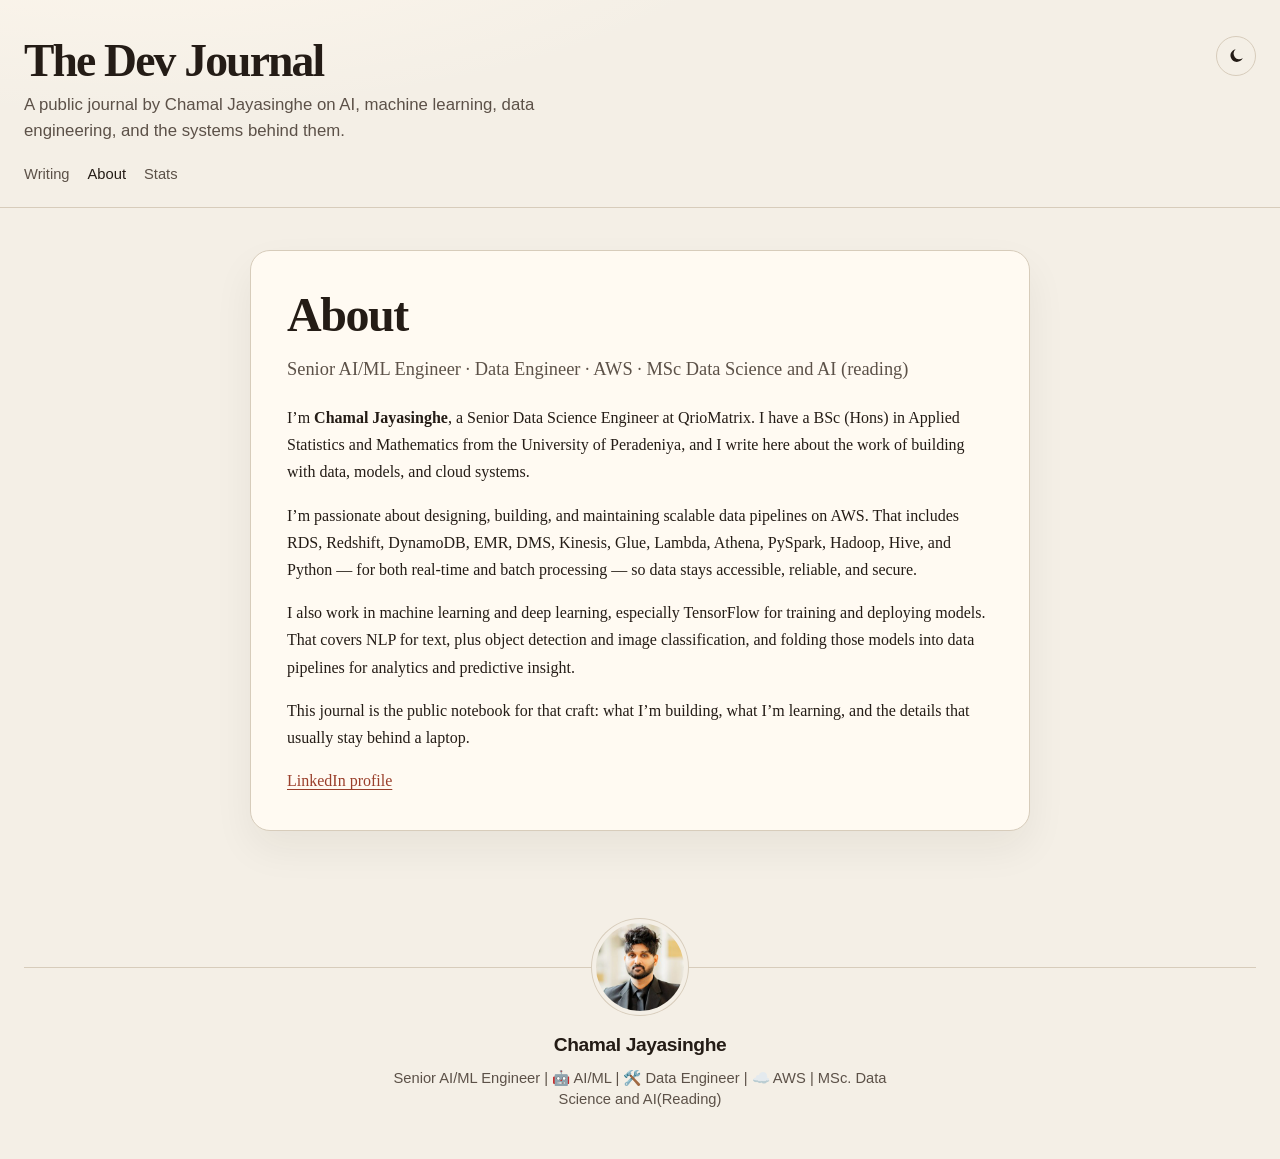
<file: about.html>
<!DOCTYPE html>
<html lang="en">
  <head>
    <meta charset="UTF-8" />
    <meta name="viewport" content="width=device-width, initial-scale=1" />
    <meta name="color-scheme" content="light dark" />
    <script>
      (function () {
        try {
          var theme = localStorage.getItem("tdj-theme");
          if (theme !== "light" && theme !== "dark") {
            theme = matchMedia("(prefers-color-scheme: dark)").matches ? "dark" : "light";
          }
          document.documentElement.setAttribute("data-theme", theme);
        } catch (e) {}
      })();
    </script>
    <title>About</title>
    <link rel="icon" href="./favicon.svg" type="image/svg+xml" />
    <link rel="stylesheet" href="./css/styles.css" />
  </head>
  <body>
    <header class="site-header">
      <div class="wrap">
        <a class="brand" href="./index.html">
          <strong data-blog-title>The Dev Journal</strong>
          <span data-blog-tagline></span>
        </a>
        <nav class="nav" aria-label="Site">
          <a href="./index.html" data-nav="home">Writing</a>
          <a href="./about.html" data-nav="about">About</a>
          <a href="./stats.html" data-nav="stats">Stats</a>
        </nav>
      </div>
    </header>

    <main>
      <div class="wrap">
        <section class="page-card">
          <h1 class="page-title">About</h1>
          <p class="lede">
            Senior AI/ML Engineer · Data Engineer · AWS · MSc Data Science and AI
            (reading)
          </p>
          <p>
            I’m <strong data-blog-author>Chamal Jayasinghe</strong>, a Senior Data
            Science Engineer at QrioMatrix. I have a BSc (Hons) in Applied
            Statistics and Mathematics from the University of Peradeniya, and I
            write here about the work of building with data, models, and cloud
            systems.
          </p>
          <p>
            I’m passionate about designing, building, and maintaining scalable
            data pipelines on AWS. That includes RDS, Redshift, DynamoDB, EMR,
            DMS, Kinesis, Glue, Lambda, Athena, PySpark, Hadoop, Hive, and
            Python — for both real-time and batch processing — so data stays
            accessible, reliable, and secure.
          </p>
          <p>
            I also work in machine learning and deep learning, especially
            TensorFlow for training and deploying models. That covers NLP for
            text, plus object detection and image classification, and folding
            those models into data pipelines for analytics and predictive
            insight.
          </p>
          <p>
            This journal is the public notebook for that craft: what I’m
            building, what I’m learning, and the details that usually stay
            behind a laptop.
          </p>
          <p>
            <a href="https://www.linkedin.com/in/chamal-jayasinghe-9984001b2" rel="me">
              LinkedIn profile
            </a>
          </p>
        </section>
      </div>
    </main>

    <footer class="site-footer">
      <div class="wrap" data-blog-footer></div>
    </footer>

    <script src="./config.js"></script>
    <script src="./js/blog.js"></script>
    <script>
      Blog.applySiteChrome("about");
    </script>
  </body>
</html>
</file>
<file: css/styles.css>
:root {
  color-scheme: light;
  --paper: #f4efe6;
  --paper-deep: #ece4d6;
  --ink: #241c16;
  --ink-soft: #5c5148;
  --line: #d7ccbb;
  --line-hover: #c9b79d;
  --accent: #9a3f2b;
  --accent-deep: #7a2f21;
  --card: #fffaf2;
  --glow: #fff8ee;
  --input: #fffdf8;
  --error-bg: #fff4f0;
  --error-line: #e7c4ba;
  --code: #241c16;
  --code-ink: #f6efe4;
  --body-copy: #2b231d;
  --on-ink: #fff8ee;
  --shadow: 0 18px 40px rgba(36, 28, 22, 0.06);
  --serif: "Iowan Old Style", "Palatino Linotype", Palatino, "Times New Roman", serif;
  --sans: "Segoe UI", "Helvetica Neue", Arial, sans-serif;
}

html[data-theme="dark"] {
  color-scheme: dark;
  --paper: #161210;
  --paper-deep: #221c18;
  --ink: #f3ebe1;
  --ink-soft: #b7ab9e;
  --line: #3d342c;
  --line-hover: #6a5a4c;
  --accent: #d4785e;
  --accent-deep: #e8a090;
  --card: #1c1814;
  --glow: #2a221c;
  --input: #241e19;
  --error-bg: #2a1c18;
  --error-line: #6e3f34;
  --code: #0f0c0a;
  --code-ink: #f6efe4;
  --body-copy: #e8dfd4;
  --on-ink: #161210;
  --shadow: 0 18px 40px rgba(0, 0, 0, 0.28);
}

* {
  box-sizing: border-box;
}

html {
  scroll-behavior: smooth;
}

body {
  margin: 0;
  min-height: 100vh;
  color: var(--ink);
  background:
    radial-gradient(1200px 420px at 10% -10%, var(--glow) 0%, transparent 55%),
    var(--paper);
  font-family: var(--serif);
  line-height: 1.7;
}

a {
  color: var(--accent);
  text-decoration-thickness: 1px;
  text-underline-offset: 0.18em;
}

a:hover {
  color: var(--accent-deep);
}

.wrap {
  width: min(780px, calc(100% - 40px));
  margin: 0 auto;
}

.site-header .wrap,
.site-footer .wrap {
  width: min(1320px, calc(100% - 48px));
}

.home-shell {
  width: min(1320px, calc(100% - 48px));
  margin: 0 auto;
  display: grid;
  grid-template-columns: 220px minmax(0, 1fr);
  gap: 28px 32px;
  align-items: start;
}

.site-header {
  padding: 36px 0 20px;
  border-bottom: 1px solid var(--line);
}

.header-top {
  display: flex;
  align-items: flex-start;
  justify-content: space-between;
  gap: 16px;
}

.brand {
  display: flex;
  flex-direction: column;
  gap: 6px;
  color: inherit;
  text-decoration: none;
}

.brand strong {
  font-size: clamp(2.15rem, 6vw, 2.85rem);
  line-height: 1.1;
  letter-spacing: -0.04em;
}

.brand span {
  max-width: 36em;
  color: var(--ink-soft);
  font-family: var(--sans);
  font-size: 1.05rem;
  line-height: 1.55;
}

.nav {
  display: flex;
  gap: 18px;
  margin-top: 18px;
  font-family: var(--sans);
  font-size: 0.92rem;
}

.nav a {
  color: var(--ink-soft);
  text-decoration: none;
}

.nav a:hover,
.nav a[aria-current="page"] {
  color: var(--ink);
}

main {
  padding: 42px 0 72px;
}

.page-title,
.post-title {
  margin: 0 0 12px;
  font-size: clamp(2rem, 5vw, 3rem);
  line-height: 1.15;
  letter-spacing: -0.03em;
}

.lede,
.muted {
  color: var(--ink-soft);
}

.lede {
  margin: 0 0 24px;
  font-size: 1.15rem;
}

.page-card p {
  margin: 0 0 1em;
}

.page-card p:last-child {
  margin-bottom: 0;
}

.post-grid {
  display: grid;
  grid-template-columns: repeat(4, minmax(0, 1fr));
  gap: 16px;
  padding: 0;
  margin: 0;
  list-style: none;
  align-items: stretch;
}

.post-grid > li {
  display: flex;
  min-width: 0;
}

.empty-filter {
  grid-column: 1 / -1;
  padding: 24px 4px;
}

.topic-filter {
  position: sticky;
  top: 20px;
}

.filter-heading {
  margin: 0 0 12px;
  font-family: var(--sans);
  font-size: 0.78rem;
  letter-spacing: 0.08em;
  text-transform: uppercase;
  color: var(--ink-soft);
}

.filter-list {
  display: flex;
  flex-direction: column;
  gap: 8px;
}

.filter-btn {
  width: 100%;
  text-align: left;
  border-radius: 12px;
  padding: 10px 12px;
  background: transparent;
  color: var(--ink);
  border: 1px solid var(--line);
  font-size: 0.88rem;
}

.filter-btn:hover {
  border-color: var(--line-hover);
}

.filter-btn[aria-pressed="true"] {
  background: var(--ink);
  color: var(--on-ink);
  border-color: var(--ink);
}

.post-list {
  display: grid;
  gap: 18px;
  padding: 0;
  margin: 0;
  list-style: none;
}

.post-card {
  display: flex;
  flex-direction: column;
  width: 100%;
  height: 100%;
  padding: 0;
  overflow: hidden;
  background: var(--card);
  border: 1px solid var(--line);
  border-radius: 16px;
  box-shadow: var(--shadow);
  color: inherit;
  text-decoration: none;
}

.post-card:hover {
  border-color: var(--line-hover);
}

.post-card-cover-wrap {
  flex-shrink: 0;
  width: 100%;
  aspect-ratio: 16 / 10;
  overflow: hidden;
  background: var(--paper-deep);
}

.post-card-cover,
.post-hero-cover {
  display: block;
  width: 100%;
  height: 100%;
  object-fit: cover;
  object-position: center;
  background: var(--paper-deep);
}

.post-hero-cover {
  height: auto;
  aspect-ratio: 2.4 / 1;
  max-height: 200px;
}

.post-card-body {
  flex: 1;
  display: flex;
  flex-direction: column;
  padding: 14px 16px 16px;
  min-height: 0;
}

.post-card h2 {
  margin: 0 0 6px;
  font-size: 1.08rem;
  line-height: 1.3;
  min-height: calc(1.3em * 2);
  display: -webkit-box;
  -webkit-line-clamp: 2;
  -webkit-box-orient: vertical;
  overflow: hidden;
}

.post-meta,
.post-card p {
  margin: 0;
  font-family: var(--sans);
  font-size: 0.94rem;
  color: var(--ink-soft);
}

.post-card p {
  margin-top: 8px;
}

.post-card-summary {
  display: -webkit-box;
  -webkit-line-clamp: 3;
  -webkit-box-orient: vertical;
  overflow: hidden;
  min-height: calc(1.45em * 3);
  flex: 1;
}

.tag-row {
  display: flex;
  flex-wrap: wrap;
  gap: 6px;
  margin-top: 10px;
}

.post-card .tag-row {
  min-height: 48px;
  max-height: 48px;
  overflow: hidden;
}

.tag {
  display: inline-block;
  padding: 2px 8px;
  border-radius: 999px;
  background: var(--paper-deep);
  color: var(--ink-soft);
  font-family: var(--sans);
  font-size: 0.72rem;
}

.topic-picks {
  margin: 18px 0 0;
  padding: 0;
  border: 0;
}

.topic-picks legend {
  font-family: var(--sans);
  font-size: 0.88rem;
  color: var(--ink-soft);
}

.topic-picks-list {
  display: flex;
  flex-wrap: wrap;
  gap: 8px 14px;
  margin-top: 10px;
}

.topic-pick {
  display: inline-flex;
  align-items: center;
  gap: 6px;
  margin: 0;
  font-family: var(--sans);
  font-size: 0.9rem;
  color: var(--ink);
}

.topic-pick input {
  width: auto;
}

.post-engagement {
  margin-top: auto !important;
  padding-top: 12px;
  font-size: 0.82rem !important;
}

.reaction-bar {
  margin-top: 36px;
  padding-top: 24px;
  border-top: 1px solid var(--line);
}

.reaction-prompt {
  margin: 0 0 12px;
  font-family: var(--sans);
  font-size: 0.92rem;
  color: var(--ink-soft);
}

.reaction-actions {
  display: flex;
  flex-wrap: wrap;
  gap: 10px;
}

.reaction-btn {
  display: inline-flex;
  align-items: center;
  gap: 8px;
  background: transparent;
  color: var(--ink);
  border: 1px solid var(--line);
}

.reaction-btn:hover {
  border-color: var(--line-hover);
}

.reaction-btn[aria-pressed="true"] {
  background: var(--ink);
  color: var(--on-ink);
  border-color: var(--ink);
}

.reaction-btn[data-reaction="dislike"][aria-pressed="true"] {
  background: var(--paper-deep);
  color: var(--ink);
  border-color: var(--ink);
}

.reaction-btn:disabled {
  opacity: 0.65;
  cursor: wait;
}

.reaction-count {
  min-width: 1.2em;
  font-variant-numeric: tabular-nums;
}

.reaction-status {
  min-height: 1.4em;
}

.stat-grid {
  display: grid;
  grid-template-columns: repeat(auto-fit, minmax(140px, 1fr));
  gap: 12px;
  margin: 0 0 28px;
}

.stat-card {
  padding: 16px 18px;
  background: var(--paper-deep);
  border-radius: 14px;
}

.stat-card span {
  display: block;
  font-family: var(--sans);
  font-size: 0.82rem;
  color: var(--ink-soft);
}

.stat-card strong {
  display: block;
  margin-top: 6px;
  font-size: 1.8rem;
  line-height: 1.1;
  letter-spacing: -0.03em;
}

.stats-list {
  display: flex;
  flex-direction: column;
  gap: 10px;
}

.stats-row {
  display: flex;
  align-items: center;
  justify-content: space-between;
  gap: 16px;
  padding: 14px 16px;
  background: var(--paper-deep);
  border: 1px solid transparent;
  border-radius: 14px;
  color: inherit;
  text-decoration: none;
}

.stats-row:hover {
  border-color: var(--line-hover);
}

.stats-row-copy {
  min-width: 0;
}

.stats-row-copy strong {
  display: block;
  font-size: 1.02rem;
  line-height: 1.3;
  letter-spacing: -0.02em;
}

.stats-topics {
  display: block;
  margin-top: 4px;
  font-family: var(--sans);
  font-size: 0.78rem;
  color: var(--ink-soft);
}

.stats-row-metrics {
  display: flex;
  flex-shrink: 0;
  gap: 14px;
  font-family: var(--sans);
  font-size: 0.82rem;
  color: var(--ink-soft);
  font-variant-numeric: tabular-nums;
}

.stats-row-metrics span {
  display: flex;
  flex-direction: column;
  align-items: flex-end;
  min-width: 3.4em;
}

.stats-row-metrics b {
  color: var(--ink);
  font-size: 1.15rem;
  font-weight: 650;
  line-height: 1.1;
  letter-spacing: -0.03em;
}

.stats-note {
  margin: 18px 0 0;
}

article.post {
  background: var(--card);
  border: 1px solid var(--line);
  border-radius: 20px;
  padding: 0;
  overflow: hidden;
  box-shadow: var(--shadow);
}

.post-inner {
  padding: clamp(24px, 5vw, 40px);
}

.post-body {
  font-size: 1.12rem;
}

.post-body h2,
.post-body h3 {
  margin-top: 1.8em;
  line-height: 1.25;
}

.post-body p,
.post-body li {
  color: var(--body-copy);
}

.post-body pre,
.post-body code {
  font-family: Consolas, "Courier New", monospace;
}

.post-body pre {
  position: relative;
  overflow: auto;
  margin: 1.4em 0;
  padding: 38px 16px 16px;
  background: var(--code);
  color: var(--code-ink);
  border-radius: 12px;
  tab-size: 2;
}

.post-body :not(pre) > code {
  padding: 0.1em 0.35em;
  background: var(--paper-deep);
  border-radius: 6px;
  font-size: 0.92em;
}

.post-body pre code,
.post-body pre code.hljs {
  display: block;
  padding: 0;
  background: transparent;
  color: #f6efe4;
  font-size: 0.88rem;
  line-height: 1.55;
  overflow-x: auto;
  white-space: pre;
}

.post-body pre code .hljs-comment,
.post-body pre code .hljs-quote {
  color: #9b8f82;
  font-style: italic;
}

.post-body pre code .hljs-keyword,
.post-body pre code .hljs-selector-tag,
.post-body pre code .hljs-built_in,
.post-body pre code .hljs-type {
  color: #f0a39a;
}

.post-body pre code .hljs-string,
.post-body pre code .hljs-attr,
.post-body pre code .hljs-symbol {
  color: #b7d99e;
}

.post-body pre code .hljs-number,
.post-body pre code .hljs-literal,
.post-body pre code .hljs-bullet {
  color: #e6c07b;
}

.post-body pre code .hljs-title,
.post-body pre code .hljs-title.function_,
.post-body pre code .hljs-title.class_ {
  color: #8ec5f0;
}

.post-body pre code .hljs-params,
.post-body pre code .hljs-variable,
.post-body pre code .hljs-template-variable {
  color: #f3ebe1;
}

.post-body pre code .hljs-meta,
.post-body pre code .hljs-doctag {
  color: #c9b79d;
}

.post-body table {
  width: 100%;
  margin: 1.2em 0;
  border-collapse: collapse;
  font-family: var(--sans);
  font-size: 0.92rem;
}

.post-body th,
.post-body td {
  padding: 8px 10px;
  border: 1px solid var(--line);
  text-align: left;
}

.post-body th {
  background: var(--paper-deep);
}

.code-lang {
  position: absolute;
  top: 10px;
  right: 12px;
  font-family: var(--sans);
  font-size: 0.7rem;
  letter-spacing: 0.06em;
  text-transform: uppercase;
  color: #cbbba8;
}

.page-card,
.write-card {
  background: var(--card);
  border: 1px solid var(--line);
  border-radius: 20px;
  padding: clamp(24px, 5vw, 36px);
  box-shadow: var(--shadow);
}

label {
  display: block;
  margin: 18px 0 8px;
  font-family: var(--sans);
  font-size: 0.88rem;
  color: var(--ink-soft);
}

input,
textarea {
  width: 100%;
  padding: 12px 14px;
  border: 1px solid var(--line);
  border-radius: 12px;
  background: var(--input);
  color: var(--ink);
  font: inherit;
}

textarea {
  min-height: 260px;
  resize: vertical;
}

.actions {
  display: flex;
  flex-wrap: wrap;
  gap: 12px;
  margin-top: 20px;
}

button,
.button {
  appearance: none;
  border: 0;
  border-radius: 999px;
  padding: 11px 18px;
  background: var(--ink);
  color: var(--on-ink);
  font-family: var(--sans);
  font-size: 0.92rem;
  cursor: pointer;
}

button.secondary,
.button.secondary {
  background: transparent;
  color: var(--ink);
  border: 1px solid var(--line);
}

.theme-toggle {
  width: 40px;
  height: 40px;
  padding: 0;
  display: inline-flex;
  align-items: center;
  justify-content: center;
  background: transparent;
  color: var(--ink);
  border: 1px solid var(--line);
  flex-shrink: 0;
}

.theme-toggle:hover {
  border-color: var(--line-hover);
}

.theme-toggle .icon-sun {
  display: none;
}

html[data-theme="dark"] .theme-toggle .icon-sun {
  display: block;
}

html[data-theme="dark"] .theme-toggle .icon-moon {
  display: none;
}

.preview {
  margin-top: 28px;
  padding-top: 12px;
  border-top: 1px solid var(--line);
}

.status {
  margin-top: 16px;
  font-family: var(--sans);
  color: var(--ink-soft);
}

.error {
  padding: 24px;
  background: var(--error-bg);
  border: 1px solid var(--error-line);
  border-radius: 14px;
}

[hidden] {
  display: none !important;
}

.setup-list {
  margin: 12px 0 0;
  padding-left: 1.2em;
  font-family: var(--sans);
}

.cloud-posts {
  margin: 20px 0 8px;
  padding: 14px 16px;
  background: var(--paper-deep);
  border-radius: 12px;
}

.cloud-posts:empty {
  display: none;
}

.cloud-posts ul {
  margin: 8px 0 0;
  padding-left: 1.2em;
}

.site-footer {
  padding: 8px 0 48px;
  color: var(--ink-soft);
  font-family: var(--sans);
  font-size: 0.88rem;
  border-top: 0;
}

.author-footer {
  position: relative;
  display: flex;
  flex-direction: column;
  align-items: center;
  text-align: center;
  padding: 8px 16px 0;
}

.author-footer-rule {
  position: absolute;
  top: 56px;
  left: 0;
  right: 0;
  height: 1px;
  background: var(--line);
}

.author-footer-photo-link {
  position: relative;
  z-index: 1;
  display: block;
  line-height: 0;
  text-decoration: none;
}

.author-footer-photo {
  width: 96px;
  height: 96px;
  object-fit: cover;
  border-radius: 50%;
  border: 4px solid var(--paper);
  background: var(--paper);
  box-shadow: 0 0 0 1px var(--line);
}

.author-footer-name {
  position: relative;
  z-index: 1;
  margin: 14px 0 6px;
  color: var(--ink);
  font-size: 1.2rem;
  font-weight: 600;
  letter-spacing: -0.02em;
  text-decoration: none;
}

.author-footer-name:hover {
  color: var(--accent);
}

.author-footer-role {
  margin: 0;
  max-width: 34em;
  color: var(--ink-soft);
  font-size: 0.92rem;
  line-height: 1.45;
}

@media (max-width: 1100px) {
  .post-grid {
    grid-template-columns: repeat(3, minmax(0, 1fr));
  }
}

@media (max-width: 860px) {
  .home-shell {
    grid-template-columns: 1fr;
  }

  .topic-filter {
    position: static;
  }

  .filter-list {
    flex-direction: row;
    flex-wrap: wrap;
  }

  .filter-btn {
    width: auto;
  }

  .post-grid {
    grid-template-columns: repeat(2, minmax(0, 1fr));
  }
}

@media (max-width: 640px) {
  .wrap {
    width: min(100% - 28px, 780px);
  }

  .site-header .wrap,
  .site-footer .wrap,
  .home-shell {
    width: min(100% - 28px, 1320px);
  }

  .post-grid {
    grid-template-columns: 1fr;
  }

  .post-card-body,
  .post-inner,
  .page-card,
  .write-card {
    padding: 20px;
  }

  .stats-row {
    flex-direction: column;
    align-items: flex-start;
    gap: 12px;
  }

  .stats-row-metrics {
    width: 100%;
    justify-content: space-between;
  }

  .stats-row-metrics span {
    align-items: flex-start;
  }
}
</file>
